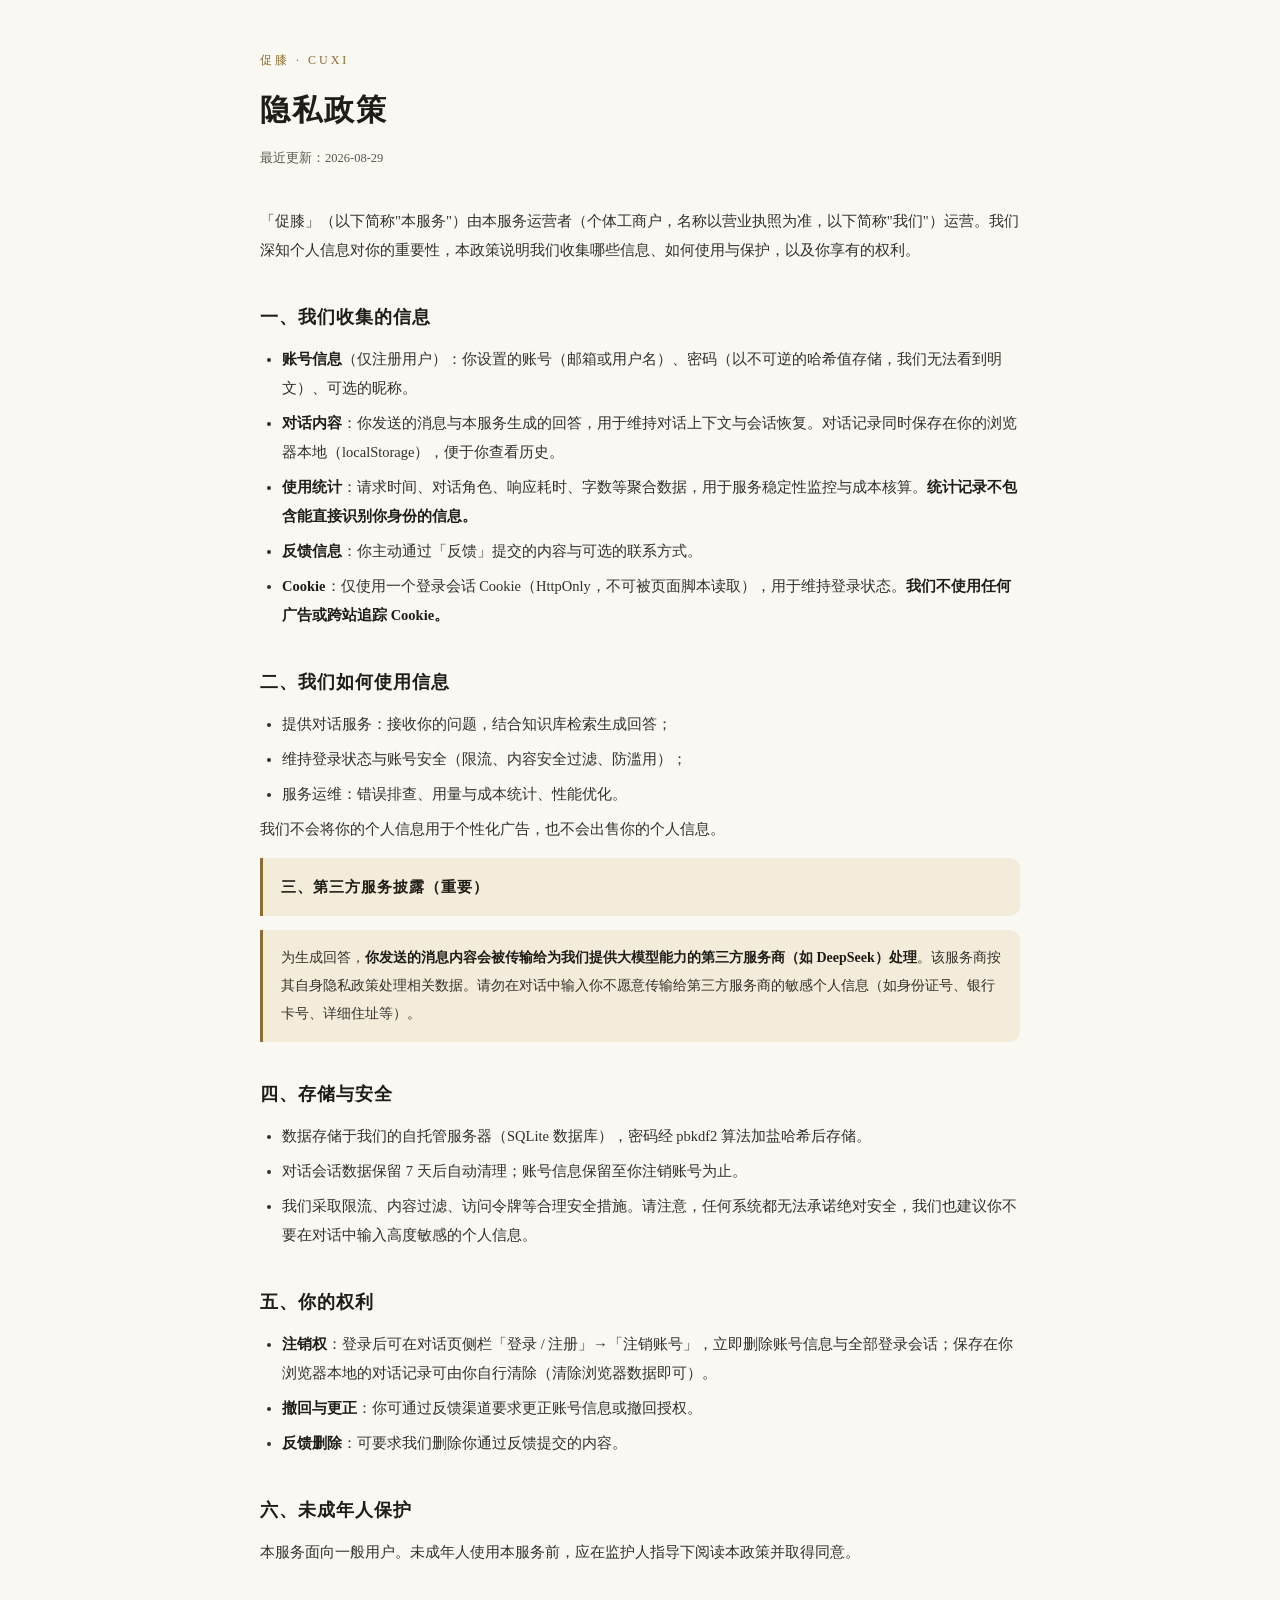
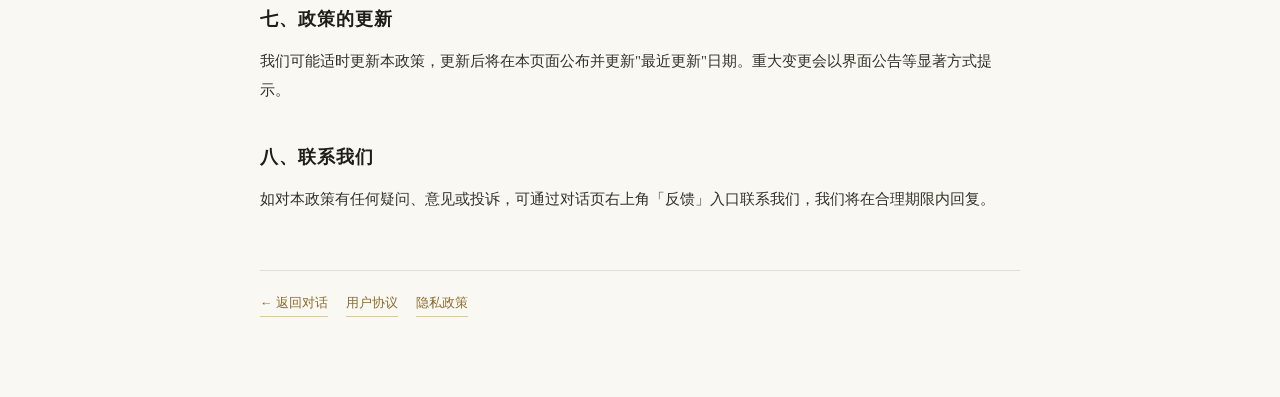
<file: frontend/privacy.html>
<!DOCTYPE html>
<html lang="zh-CN">
<head>
<meta charset="UTF-8">
<meta name="viewport" content="width=device-width, initial-scale=1.0">
<title>隐私政策 · 促膝</title>
<style>
:root { --ink:#1f1d18; --ink2:#5c584e; --line:#e4ded0; --paper:#faf8f2; --accent:#8a6d2f; }
* { margin:0; padding:0; box-sizing:border-box; }
body { font-family: "Noto Serif SC","Songti SC","SimSun",serif; background: var(--paper); color: var(--ink); line-height: 2; padding: 48px 20px 80px; }
.page { max-width: 760px; margin: 0 auto; }
.brand { font-size: 12px; letter-spacing: 3px; color: var(--accent); margin-bottom: 8px; }
h1 { font-size: 30px; font-weight: 600; letter-spacing: 2px; margin-bottom: 6px; }
.updated { font-size: 12.5px; color: var(--ink2); margin-bottom: 36px; }
h2 { font-size: 18px; font-weight: 700; margin: 34px 0 10px; letter-spacing: 1px; }
p, li { font-size: 14.5px; color: #33302a; }
ul { padding-left: 22px; margin: 6px 0; }
li { margin-bottom: 6px; }
strong { color: var(--ink); }
.hl { background: #f3ecdb; padding: 14px 18px; border-left: 3px solid var(--accent); border-radius: 0 10px 10px 0; margin: 14px 0; font-size: 14px; }
a { color: var(--accent); text-decoration: none; border-bottom: 1px solid #d8c9a2; }
.foot { margin-top: 56px; padding-top: 20px; border-top: 1px solid var(--line); font-size: 12.5px; color: var(--ink2); display: flex; gap: 18px; }
@media (max-width: 560px) { body { padding: 30px 16px 60px; } h1 { font-size: 24px; } }
</style>
</head>
<body>
<div class="page">
  <div class="brand">促膝 · CUXI</div>
  <h1>隐私政策</h1>
  <div class="updated">最近更新：2026-08-29</div>
  
<p>「促膝」（以下简称"本服务"）由本服务运营者（个体工商户，名称以营业执照为准，以下简称"我们"）运营。我们深知个人信息对你的重要性，本政策说明我们收集哪些信息、如何使用与保护，以及你享有的权利。</p>

<h2>一、我们收集的信息</h2>
<ul>
  <li><strong>账号信息</strong>（仅注册用户）：你设置的账号（邮箱或用户名）、密码（以不可逆的哈希值存储，我们无法看到明文）、可选的昵称。</li>
  <li><strong>对话内容</strong>：你发送的消息与本服务生成的回答，用于维持对话上下文与会话恢复。对话记录同时保存在你的浏览器本地（localStorage），便于你查看历史。</li>
  <li><strong>使用统计</strong>：请求时间、对话角色、响应耗时、字数等聚合数据，用于服务稳定性监控与成本核算。<strong>统计记录不包含能直接识别你身份的信息。</strong></li>
  <li><strong>反馈信息</strong>：你主动通过「反馈」提交的内容与可选的联系方式。</li>
  <li><strong>Cookie</strong>：仅使用一个登录会话 Cookie（HttpOnly，不可被页面脚本读取），用于维持登录状态。<strong>我们不使用任何广告或跨站追踪 Cookie。</strong></li>
</ul>

<h2>二、我们如何使用信息</h2>
<ul>
  <li>提供对话服务：接收你的问题，结合知识库检索生成回答；</li>
  <li>维持登录状态与账号安全（限流、内容安全过滤、防滥用）；</li>
  <li>服务运维：错误排查、用量与成本统计、性能优化。</li>
</ul>
<p>我们不会将你的个人信息用于个性化广告，也不会出售你的个人信息。</p>

<h2 class="hl" style="font-size:15px;">三、第三方服务披露（重要）</h2>
<p class="hl">为生成回答，<strong>你发送的消息内容会被传输给为我们提供大模型能力的第三方服务商（如 DeepSeek）处理</strong>。该服务商按其自身隐私政策处理相关数据。请勿在对话中输入你不愿意传输给第三方服务商的敏感个人信息（如身份证号、银行卡号、详细住址等）。</p>

<h2>四、存储与安全</h2>
<ul>
  <li>数据存储于我们的自托管服务器（SQLite 数据库），密码经 pbkdf2 算法加盐哈希后存储。</li>
  <li>对话会话数据保留 7 天后自动清理；账号信息保留至你注销账号为止。</li>
  <li>我们采取限流、内容过滤、访问令牌等合理安全措施。请注意，任何系统都无法承诺绝对安全，我们也建议你不要在对话中输入高度敏感的个人信息。</li>
</ul>

<h2>五、你的权利</h2>
<ul>
  <li><strong>注销权</strong>：登录后可在对话页侧栏「登录 / 注册」→「注销账号」，立即删除账号信息与全部登录会话；保存在你浏览器本地的对话记录可由你自行清除（清除浏览器数据即可）。</li>
  <li><strong>撤回与更正</strong>：你可通过反馈渠道要求更正账号信息或撤回授权。</li>
  <li><strong>反馈删除</strong>：可要求我们删除你通过反馈提交的内容。</li>
</ul>

<h2>六、未成年人保护</h2>
<p>本服务面向一般用户。未成年人使用本服务前，应在监护人指导下阅读本政策并取得同意。</p>

<h2>七、政策的更新</h2>
<p>我们可能适时更新本政策，更新后将在本页面公布并更新"最近更新"日期。重大变更会以界面公告等显著方式提示。</p>

<h2>八、联系我们</h2>
<p>如对本政策有任何疑问、意见或投诉，可通过对话页右上角「反馈」入口联系我们，我们将在合理期限内回复。</p>

  <div class="foot">
    <a href="/">← 返回对话</a>
    <a href="/terms">用户协议</a>
    <a href="/privacy">隐私政策</a>
  </div>
</div>
</body>
</html>
</file>
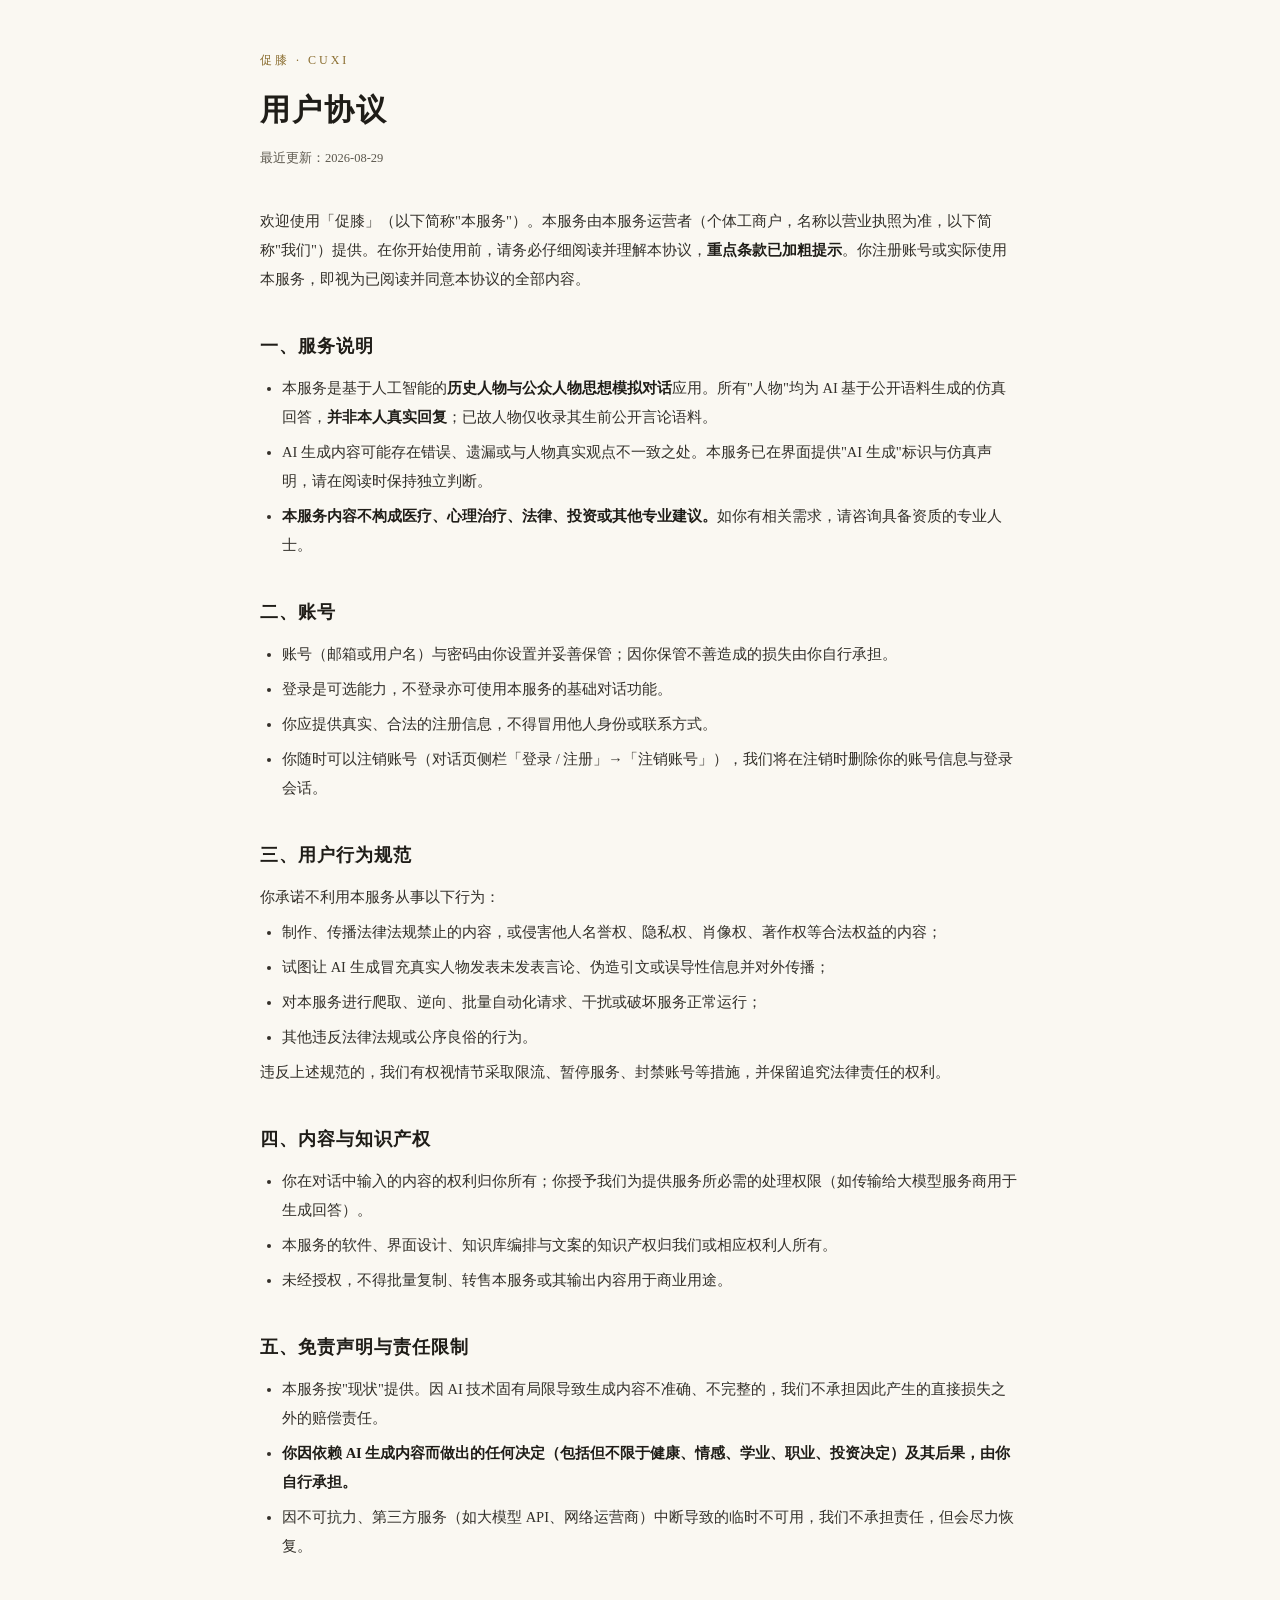
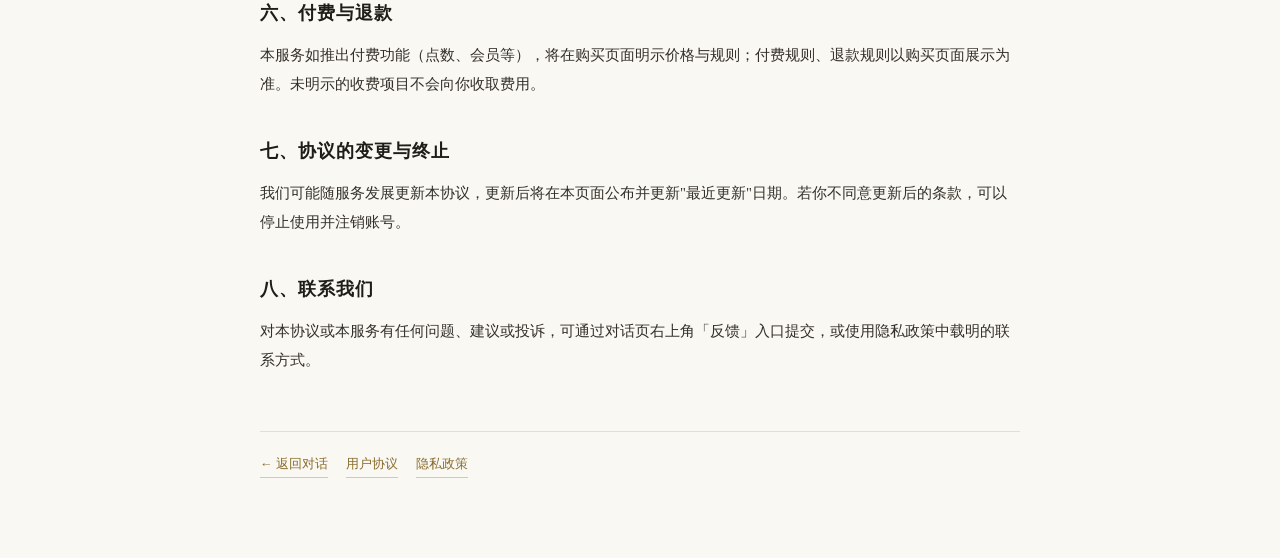
<file: frontend/terms.html>
<!DOCTYPE html>
<html lang="zh-CN">
<head>
<meta charset="UTF-8">
<meta name="viewport" content="width=device-width, initial-scale=1.0">
<title>用户协议 · 促膝</title>
<style>
:root { --ink:#1f1d18; --ink2:#5c584e; --line:#e4ded0; --paper:#faf8f2; --accent:#8a6d2f; }
* { margin:0; padding:0; box-sizing:border-box; }
body { font-family: "Noto Serif SC","Songti SC","SimSun",serif; background: var(--paper); color: var(--ink); line-height: 2; padding: 48px 20px 80px; }
.page { max-width: 760px; margin: 0 auto; }
.brand { font-size: 12px; letter-spacing: 3px; color: var(--accent); margin-bottom: 8px; }
h1 { font-size: 30px; font-weight: 600; letter-spacing: 2px; margin-bottom: 6px; }
.updated { font-size: 12.5px; color: var(--ink2); margin-bottom: 36px; }
h2 { font-size: 18px; font-weight: 700; margin: 34px 0 10px; letter-spacing: 1px; }
p, li { font-size: 14.5px; color: #33302a; }
ul { padding-left: 22px; margin: 6px 0; }
li { margin-bottom: 6px; }
strong { color: var(--ink); }
.hl { background: #f3ecdb; padding: 14px 18px; border-left: 3px solid var(--accent); border-radius: 0 10px 10px 0; margin: 14px 0; font-size: 14px; }
a { color: var(--accent); text-decoration: none; border-bottom: 1px solid #d8c9a2; }
.foot { margin-top: 56px; padding-top: 20px; border-top: 1px solid var(--line); font-size: 12.5px; color: var(--ink2); display: flex; gap: 18px; }
@media (max-width: 560px) { body { padding: 30px 16px 60px; } h1 { font-size: 24px; } }
</style>
</head>
<body>
<div class="page">
  <div class="brand">促膝 · CUXI</div>
  <h1>用户协议</h1>
  <div class="updated">最近更新：2026-08-29</div>
  
<p>欢迎使用「促膝」（以下简称"本服务"）。本服务由本服务运营者（个体工商户，名称以营业执照为准，以下简称"我们"）提供。在你开始使用前，请务必仔细阅读并理解本协议，<strong>重点条款已加粗提示</strong>。你注册账号或实际使用本服务，即视为已阅读并同意本协议的全部内容。</p>

<h2>一、服务说明</h2>
<ul>
  <li>本服务是基于人工智能的<strong>历史人物与公众人物思想模拟对话</strong>应用。所有"人物"均为 AI 基于公开语料生成的仿真回答，<strong>并非本人真实回复</strong>；已故人物仅收录其生前公开言论语料。</li>
  <li>AI 生成内容可能存在错误、遗漏或与人物真实观点不一致之处。本服务已在界面提供"AI 生成"标识与仿真声明，请在阅读时保持独立判断。</li>
  <li><strong>本服务内容不构成医疗、心理治疗、法律、投资或其他专业建议。</strong>如你有相关需求，请咨询具备资质的专业人士。</li>
</ul>

<h2>二、账号</h2>
<ul>
  <li>账号（邮箱或用户名）与密码由你设置并妥善保管；因你保管不善造成的损失由你自行承担。</li>
  <li>登录是可选能力，不登录亦可使用本服务的基础对话功能。</li>
  <li>你应提供真实、合法的注册信息，不得冒用他人身份或联系方式。</li>
  <li>你随时可以注销账号（对话页侧栏「登录 / 注册」→「注销账号」），我们将在注销时删除你的账号信息与登录会话。</li>
</ul>

<h2>三、用户行为规范</h2>
<p>你承诺不利用本服务从事以下行为：</p>
<ul>
  <li>制作、传播法律法规禁止的内容，或侵害他人名誉权、隐私权、肖像权、著作权等合法权益的内容；</li>
  <li>试图让 AI 生成冒充真实人物发表未发表言论、伪造引文或误导性信息并对外传播；</li>
  <li>对本服务进行爬取、逆向、批量自动化请求、干扰或破坏服务正常运行；</li>
  <li>其他违反法律法规或公序良俗的行为。</li>
</ul>
<p>违反上述规范的，我们有权视情节采取限流、暂停服务、封禁账号等措施，并保留追究法律责任的权利。</p>

<h2>四、内容与知识产权</h2>
<ul>
  <li>你在对话中输入的内容的权利归你所有；你授予我们为提供服务所必需的处理权限（如传输给大模型服务商用于生成回答）。</li>
  <li>本服务的软件、界面设计、知识库编排与文案的知识产权归我们或相应权利人所有。</li>
  <li>未经授权，不得批量复制、转售本服务或其输出内容用于商业用途。</li>
</ul>

<h2>五、免责声明与责任限制</h2>
<ul>
  <li>本服务按"现状"提供。因 AI 技术固有局限导致生成内容不准确、不完整的，我们不承担因此产生的直接损失之外的赔偿责任。</li>
  <li><strong>你因依赖 AI 生成内容而做出的任何决定（包括但不限于健康、情感、学业、职业、投资决定）及其后果，由你自行承担。</strong></li>
  <li>因不可抗力、第三方服务（如大模型 API、网络运营商）中断导致的临时不可用，我们不承担责任，但会尽力恢复。</li>
</ul>

<h2>六、付费与退款</h2>
<p>本服务如推出付费功能（点数、会员等），将在购买页面明示价格与规则；付费规则、退款规则以购买页面展示为准。未明示的收费项目不会向你收取费用。</p>

<h2>七、协议的变更与终止</h2>
<p>我们可能随服务发展更新本协议，更新后将在本页面公布并更新"最近更新"日期。若你不同意更新后的条款，可以停止使用并注销账号。</p>

<h2>八、联系我们</h2>
<p>对本协议或本服务有任何问题、建议或投诉，可通过对话页右上角「反馈」入口提交，或使用隐私政策中载明的联系方式。</p>

  <div class="foot">
    <a href="/">← 返回对话</a>
    <a href="/terms">用户协议</a>
    <a href="/privacy">隐私政策</a>
  </div>
</div>
</body>
</html>
</file>
